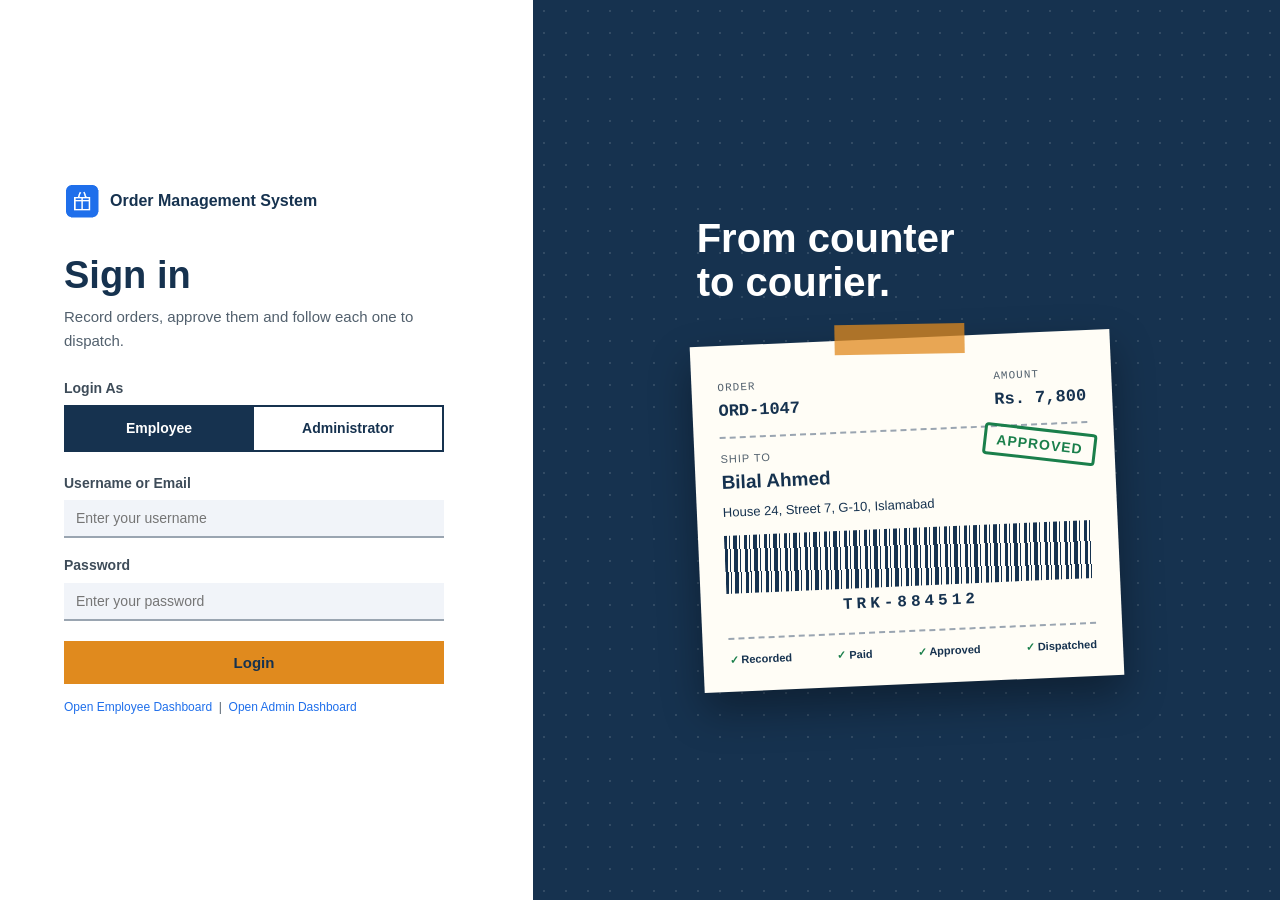
<file: index.html>
<!DOCTYPE html>
<html lang="en">
<head>
    <meta charset="UTF-8">
    <meta name="viewport" content="width=device-width, initial-scale=1.0">
    <title>Login - Order Management System</title>
    <link rel="stylesheet" href="css/style.css">
</head>
<body>
    <div class="login-page">
        <main class="login-panel">
            <div class="login-brand">
                <img src="images/logo.png" alt="Order Management System logo">
                <span>Order Management System</span>
            </div>

            <h1>Sign in</h1>
            <p class="subtitle">Record orders, approve them and follow each one to dispatch.</p>

            <p id="login-message" class="message hidden" role="status" aria-live="polite"></p>

            <form id="login-form" action="#" method="post" novalidate>
                <fieldset class="role-switch">
                    <legend>Login As</legend>
                    <input type="radio" id="role-employee" name="role" value="employee" checked>
                    <label for="role-employee">Employee</label>
                    <input type="radio" id="role-admin" name="role" value="admin">
                    <label for="role-admin">Administrator</label>
                </fieldset>

                <div class="form-row">
                    <label for="username">Username or Email</label>
                    <input type="text" id="username" name="username" placeholder="Enter your username" required>
                </div>

                <div class="form-row">
                    <label for="password">Password</label>
                    <input type="password" id="password" name="password" placeholder="Enter your password" required>
                </div>

                <button type="submit" class="btn">Login</button>
            </form>
            <p class="login-hint">
                <a href="employee-dashboard.html">Open Employee Dashboard</a> &nbsp;|&nbsp;
                <a href="admin-dashboard.html">Open Admin Dashboard</a>
            </p>
        </main>

        <!-- Decoration only: a shipping label showing the journey of one order. -->
        <aside class="login-scene" aria-hidden="true">
            <p class="scene-title">From counter<br>to courier.</p>

            <div class="parcel-label">
                <span class="label-tape"></span>
                <span class="label-stamp">Approved</span>

                <div class="label-row">
                    <div>
                        <small>Order</small>
                        <strong>ORD-1047</strong>
                    </div>
                    <div>
                        <small>Amount</small>
                        <strong>Rs. 7,800</strong>
                    </div>
                </div>

                <div class="label-address">
                    <small>Ship to</small>
                    <strong>Bilal Ahmed</strong>
                    <span>House 24, Street 7, G-10, Islamabad</span>
                </div>

                <div class="label-barcode"></div>
                <p class="label-tracking">TRK-884512</p>

                <ol class="label-steps">
                    <li>Recorded</li>
                    <li>Paid</li>
                    <li>Approved</li>
                    <li>Dispatched</li>
                </ol>
            </div>
        </aside>
    </div>
    <script src="js/common.js"></script>
    <script src="js/login.js"></script>
</body>
</html>
</file>
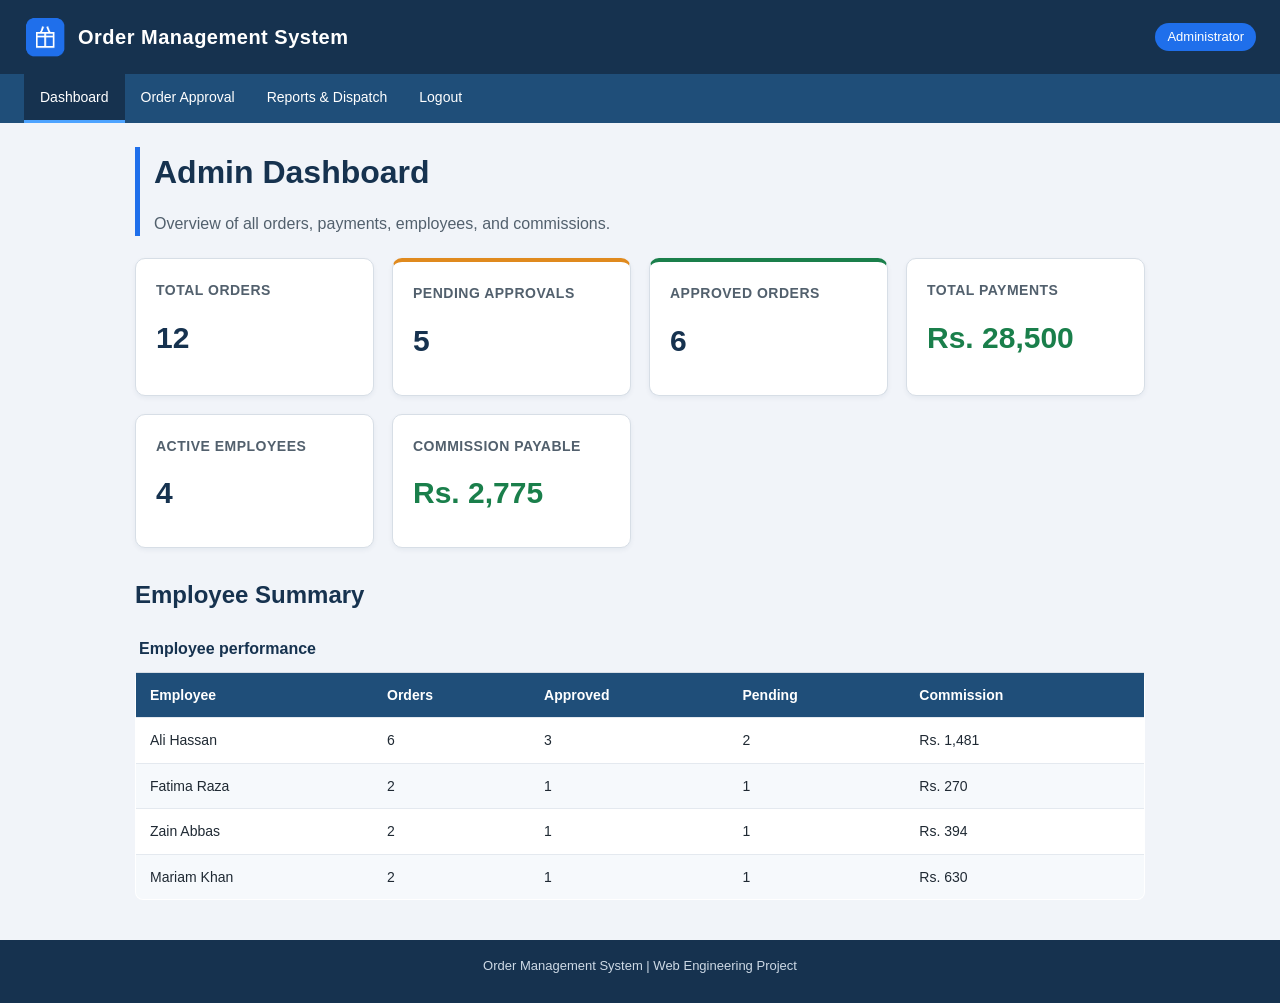
<file: admin-dashboard.html>
<!DOCTYPE html>
<html lang="en">
<head>
    <meta charset="UTF-8">
    <meta name="viewport" content="width=device-width, initial-scale=1.0">
    <title>Admin Dashboard - Order Management System</title>
    <link rel="stylesheet" href="css/style.css">
</head>
<body>
    <header class="site-header">
        <div class="brand">
            <img src="images/logo.png" alt="Order Management System logo">
            <span>Order Management System</span>
        </div>
        <span class="role-tag">Administrator</span>
    </header>

    <nav class="main-nav">
        <a href="admin-dashboard.html" class="active">Dashboard</a>
        <a href="approvals.html">Order Approval</a>
        <a href="reports-dispatch.html">Reports &amp; Dispatch</a>
        <a href="index.html">Logout</a>
    </nav>

    <main>
        <div class="page-title">
            <h1>Admin Dashboard</h1>
            <p>Overview of all orders, payments, employees, and commissions.</p>
        </div>

        <section class="card-grid">
            <article class="card">
                <h3>Total Orders</h3>
                <p class="value" id="stat-total">0</p>
            </article>
            <article class="card" id="pending-card">
                <h3>Pending Approvals</h3>
                <p class="value" id="stat-pending">0</p>
            </article>
            <article class="card" id="approved-card">
                <h3>Approved Orders</h3>
                <p class="value" id="stat-approved">0</p>
            </article>
            <article class="card">
                <h3>Total Payments</h3>
                <p class="value money" id="stat-payments">Rs. 0</p>
            </article>
            <article class="card">
                <h3>Active Employees</h3>
                <p class="value" id="stat-employees">0</p>
            </article>
            <article class="card">
                <h3>Commission Payable</h3>
                <p class="value money" id="stat-commission">Rs. 0</p>
            </article>
        </section>

        <section>
            <h2>Employee Summary</h2>
            <table>
                <caption>Employee performance</caption>
                <thead>
                    <tr>
                        <th>Employee</th>
                        <th>Orders</th>
                        <th>Approved</th>
                        <th>Pending</th>
                        <th>Commission</th>
                    </tr>
                </thead>
                <tbody id="employee-summary-body"></tbody>
            </table>
        </section>
    </main>

    <footer class="site-footer">
        <p>Order Management System | Web Engineering Project</p>
    </footer>
    <script src="js/common.js"></script>
    <script src="js/dashboard.js"></script>
</body>
</html>
</file>
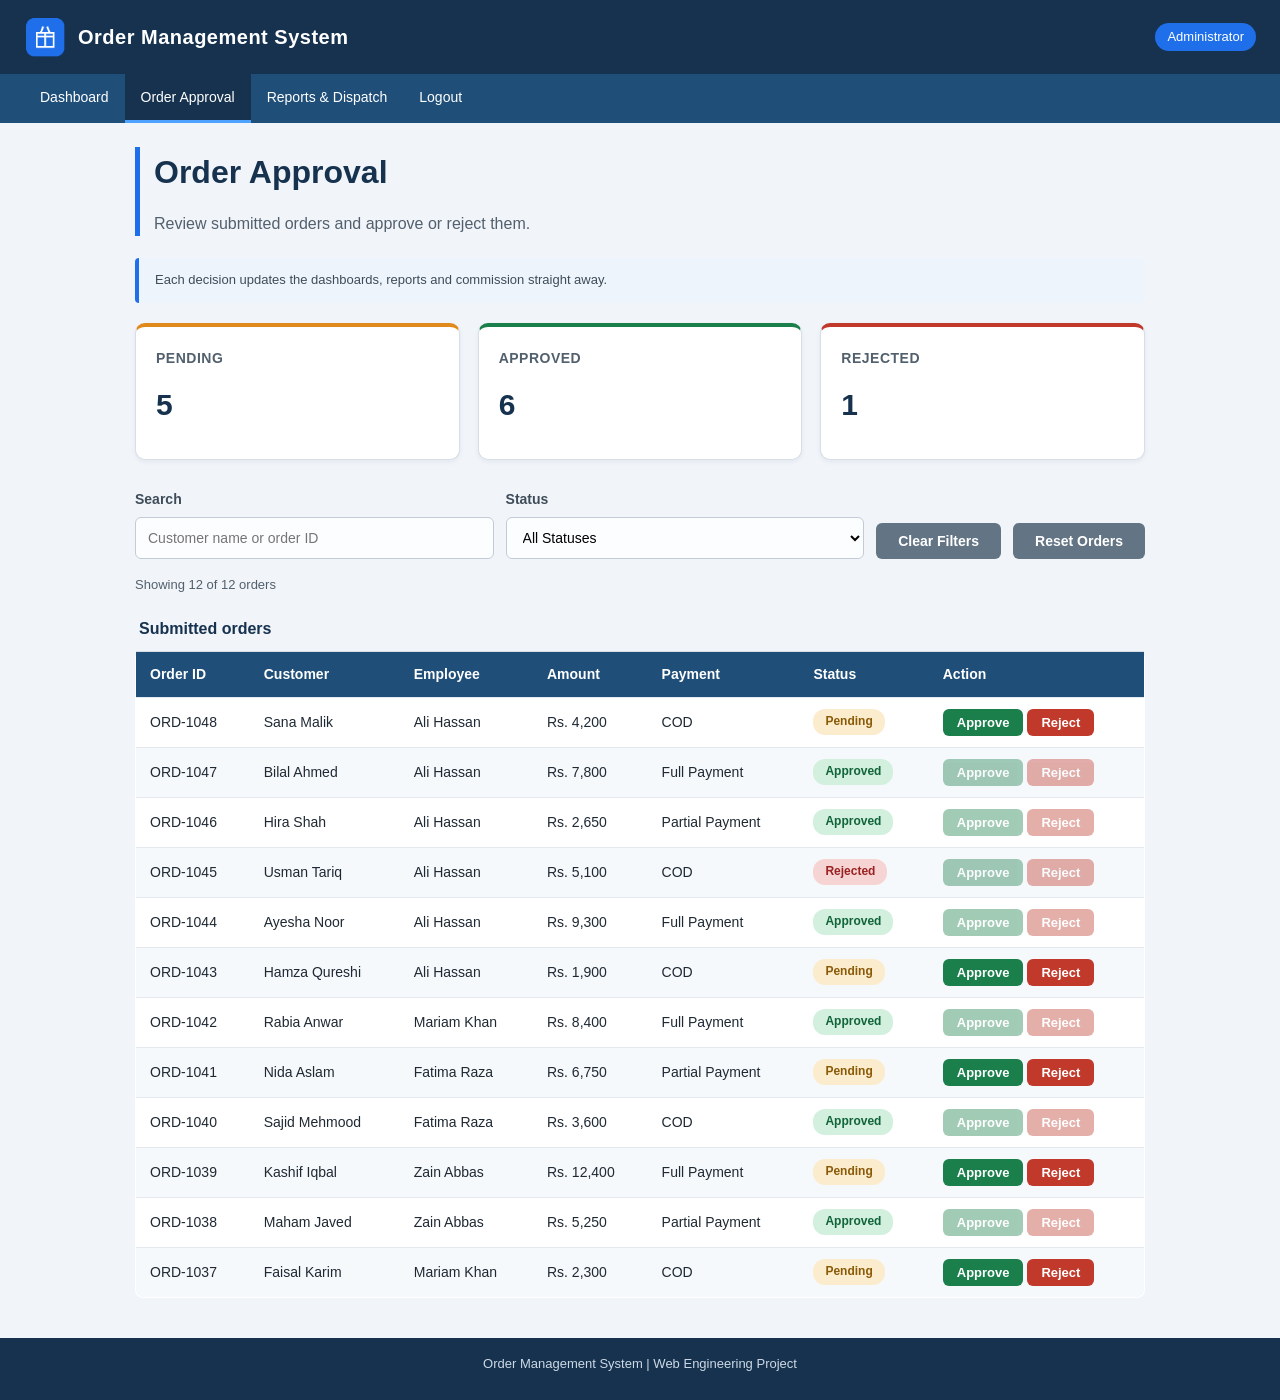
<file: approvals.html>
<!DOCTYPE html>
<html lang="en">
<head>
    <meta charset="UTF-8">
    <meta name="viewport" content="width=device-width, initial-scale=1.0">
    <title>Order Approval - Order Management System</title>
    <link rel="stylesheet" href="css/style.css">
</head>
<body>
    <header class="site-header">
        <div class="brand">
            <img src="images/logo.png" alt="Order Management System logo">
            <span>Order Management System</span>
        </div>
        <span class="role-tag">Administrator</span>
    </header>

    <nav class="main-nav">
        <a href="admin-dashboard.html">Dashboard</a>
        <a href="approvals.html" class="active">Order Approval</a>
        <a href="reports-dispatch.html">Reports &amp; Dispatch</a>
        <a href="index.html">Logout</a>
    </nav>

    <main>
        <div class="page-title">
            <h1>Order Approval</h1>
            <p>Review submitted orders and approve or reject them.</p>
        </div>

        <p class="note">
            Each decision updates the dashboards, reports and commission straight away.
        </p>

        <section class="card-grid">
            <article class="card" id="pending-card">
                <h3>Pending</h3>
                <p class="value" id="count-pending">0</p>
            </article>
            <article class="card" id="approved-card">
                <h3>Approved</h3>
                <p class="value" id="count-approved">0</p>
            </article>
            <article class="card" id="rejected-card">
                <h3>Rejected</h3>
                <p class="value" id="count-rejected">0</p>
            </article>
        </section>

        <p id="order-message" class="message hidden" role="status" aria-live="polite"></p>

        <div class="toolbar">
            <div class="toolbar-field">
                <label for="order-search">Search</label>
                <input type="text" id="order-search" placeholder="Customer name or order ID">
            </div>
            <div class="toolbar-field">
                <label for="status-filter">Status</label>
                <select id="status-filter">
                    <option value="All">All Statuses</option>
                    <option value="Pending">Pending</option>
                    <option value="Approved">Approved</option>
                    <option value="Rejected">Rejected</option>
                </select>
            </div>
            <button type="button" class="btn secondary" id="clear-filters">Clear Filters</button>
            <button type="button" class="btn secondary" id="reset-data">Reset Orders</button>
        </div>
        <p class="results-count" id="results-count"></p>

        <table>
            <caption>Submitted orders</caption>
            <thead>
                <tr>
                    <th>Order ID</th>
                    <th>Customer</th>
                    <th>Employee</th>
                    <th>Amount</th>
                    <th>Payment</th>
                    <th>Status</th>
                    <th>Action</th>
                </tr>
            </thead>
            <tbody id="orders-body" data-view="admin"></tbody>
        </table>
    </main>

    <footer class="site-footer">
        <p>Order Management System | Web Engineering Project</p>
    </footer>
    <script src="js/common.js"></script>
    <script src="js/orders.js"></script>
</body>
</html>
</file>
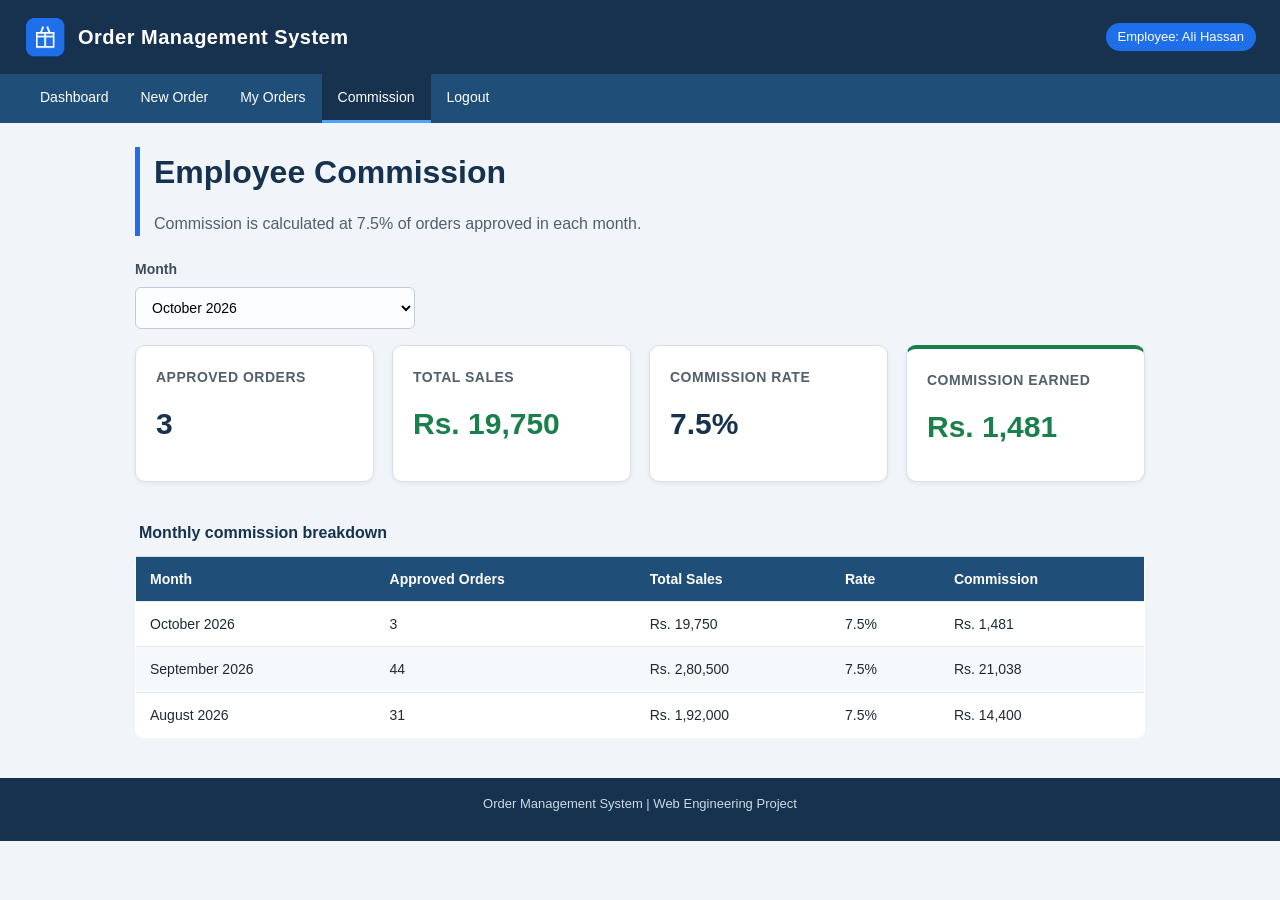
<file: commission.html>
<!DOCTYPE html>
<html lang="en">
<head>
    <meta charset="UTF-8">
    <meta name="viewport" content="width=device-width, initial-scale=1.0">
    <title>Commission - Order Management System</title>
    <link rel="stylesheet" href="css/style.css">
</head>
<body>
    <header class="site-header">
        <div class="brand">
            <img src="images/logo.png" alt="Order Management System logo">
            <span>Order Management System</span>
        </div>
        <span class="role-tag">Employee: Ali Hassan</span>
    </header>

    <nav class="main-nav">
        <a href="employee-dashboard.html">Dashboard</a>
        <a href="new-order.html">New Order</a>
        <a href="my-orders.html">My Orders</a>
        <a href="commission.html" class="active">Commission</a>
        <a href="index.html">Logout</a>
    </nav>

    <main>
        <div class="page-title">
            <h1>Employee Commission</h1>
            <p>Commission is calculated at 7.5% of orders approved in each month.</p>
        </div>

        <div class="toolbar">
            <div class="toolbar-field">
                <label for="commission-month">Month</label>
                <select id="commission-month"></select>
            </div>
        </div>

        <section class="card-grid">
            <article class="card">
                <h3>Approved Orders</h3>
                <p class="value" id="commission-orders">0</p>
            </article>
            <article class="card">
                <h3>Total Sales</h3>
                <p class="value money" id="commission-sales">Rs. 0</p>
            </article>
            <article class="card">
                <h3>Commission Rate</h3>
                <p class="value" id="commission-rate">0</p>
            </article>
            <article class="card" id="approved-card">
                <h3>Commission Earned</h3>
                <p class="value money" id="commission-earned">Rs. 0</p>
            </article>
        </section>

        <table>
            <caption>Monthly commission breakdown</caption>
            <thead>
                <tr>
                    <th>Month</th>
                    <th>Approved Orders</th>
                    <th>Total Sales</th>
                    <th>Rate</th>
                    <th>Commission</th>
                </tr>
            </thead>
            <tbody id="commission-body"></tbody>
        </table>
    </main>

    <footer class="site-footer">
        <p>Order Management System | Web Engineering Project</p>
    </footer>
    <script src="js/common.js"></script>
    <script src="js/commission.js"></script>
</body>
</html>
</file>
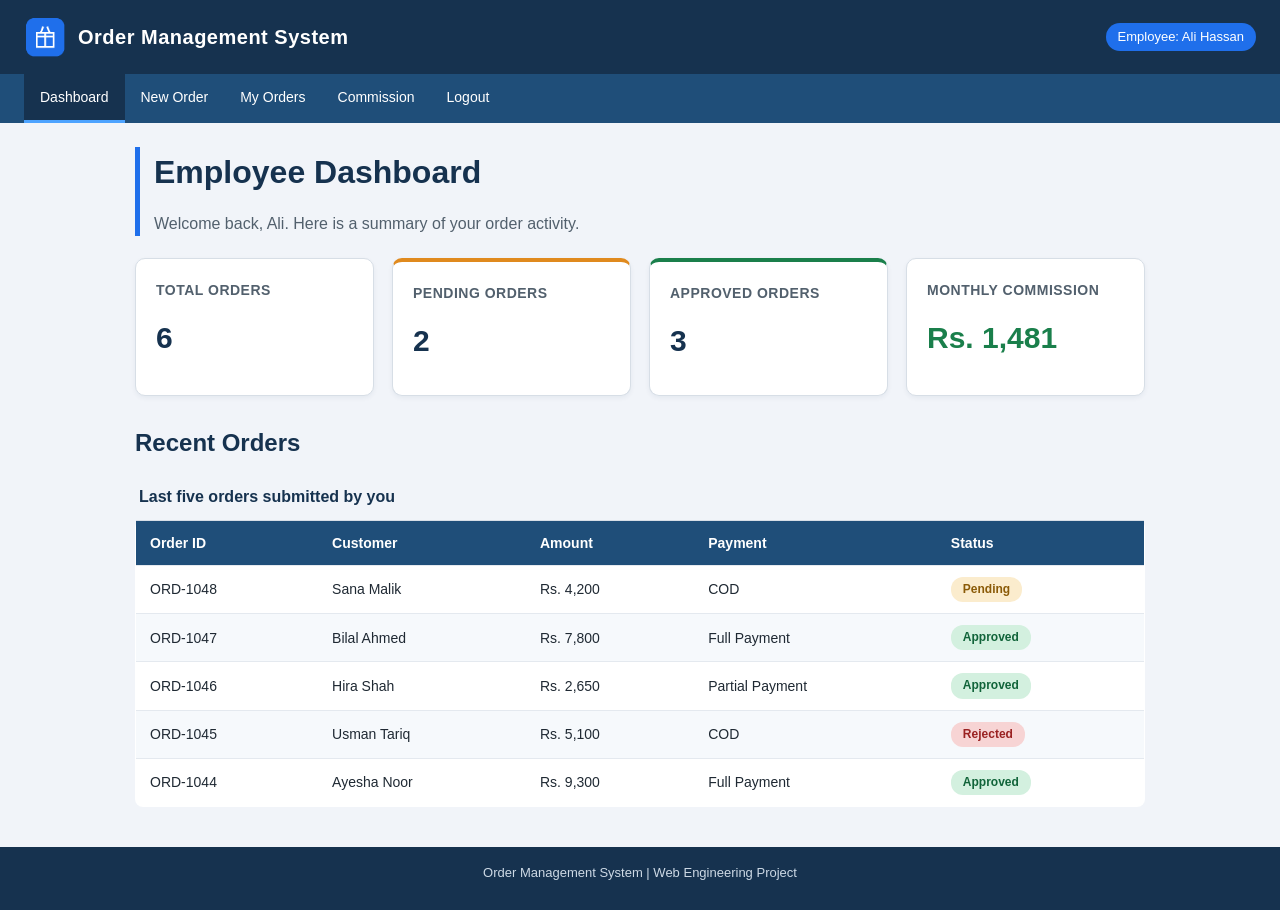
<file: employee-dashboard.html>
<!DOCTYPE html>
<html lang="en">
<head>
    <meta charset="UTF-8">
    <meta name="viewport" content="width=device-width, initial-scale=1.0">
    <title>Employee Dashboard - Order Management System</title>
    <link rel="stylesheet" href="css/style.css">
</head>
<body>
    <header class="site-header">
        <div class="brand">
            <img src="images/logo.png" alt="Order Management System logo">
            <span>Order Management System</span>
        </div>
        <span class="role-tag">Employee: Ali Hassan</span>
    </header>

    <nav class="main-nav">
        <a href="employee-dashboard.html" class="active">Dashboard</a>
        <a href="new-order.html">New Order</a>
        <a href="my-orders.html">My Orders</a>
        <a href="commission.html">Commission</a>
        <a href="index.html">Logout</a>
    </nav>

    <main>
        <div class="page-title">
            <h1>Employee Dashboard</h1>
            <p>Welcome back, Ali. Here is a summary of your order activity.</p>
        </div>

        <section class="card-grid">
            <article class="card">
                <h3>Total Orders</h3>
                <p class="value" id="stat-total">0</p>
            </article>
            <article class="card" id="pending-card">
                <h3>Pending Orders</h3>
                <p class="value" id="stat-pending">0</p>
            </article>
            <article class="card" id="approved-card">
                <h3>Approved Orders</h3>
                <p class="value" id="stat-approved">0</p>
            </article>
            <article class="card">
                <h3>Monthly Commission</h3>
                <p class="value money" id="stat-commission">Rs. 0</p>
            </article>
        </section>

        <section>
            <h2>Recent Orders</h2>
            <table>
                <caption>Last five orders submitted by you</caption>
                <thead>
                    <tr>
                        <th>Order ID</th>
                        <th>Customer</th>
                        <th>Amount</th>
                        <th>Payment</th>
                        <th>Status</th>
                    </tr>
                </thead>
                <tbody id="recent-orders-body"></tbody>
            </table>
        </section>
    </main>

    <footer class="site-footer">
        <p>Order Management System | Web Engineering Project</p>
    </footer>
    <script src="js/common.js"></script>
    <script src="js/dashboard.js"></script>
</body>
</html>
</file>
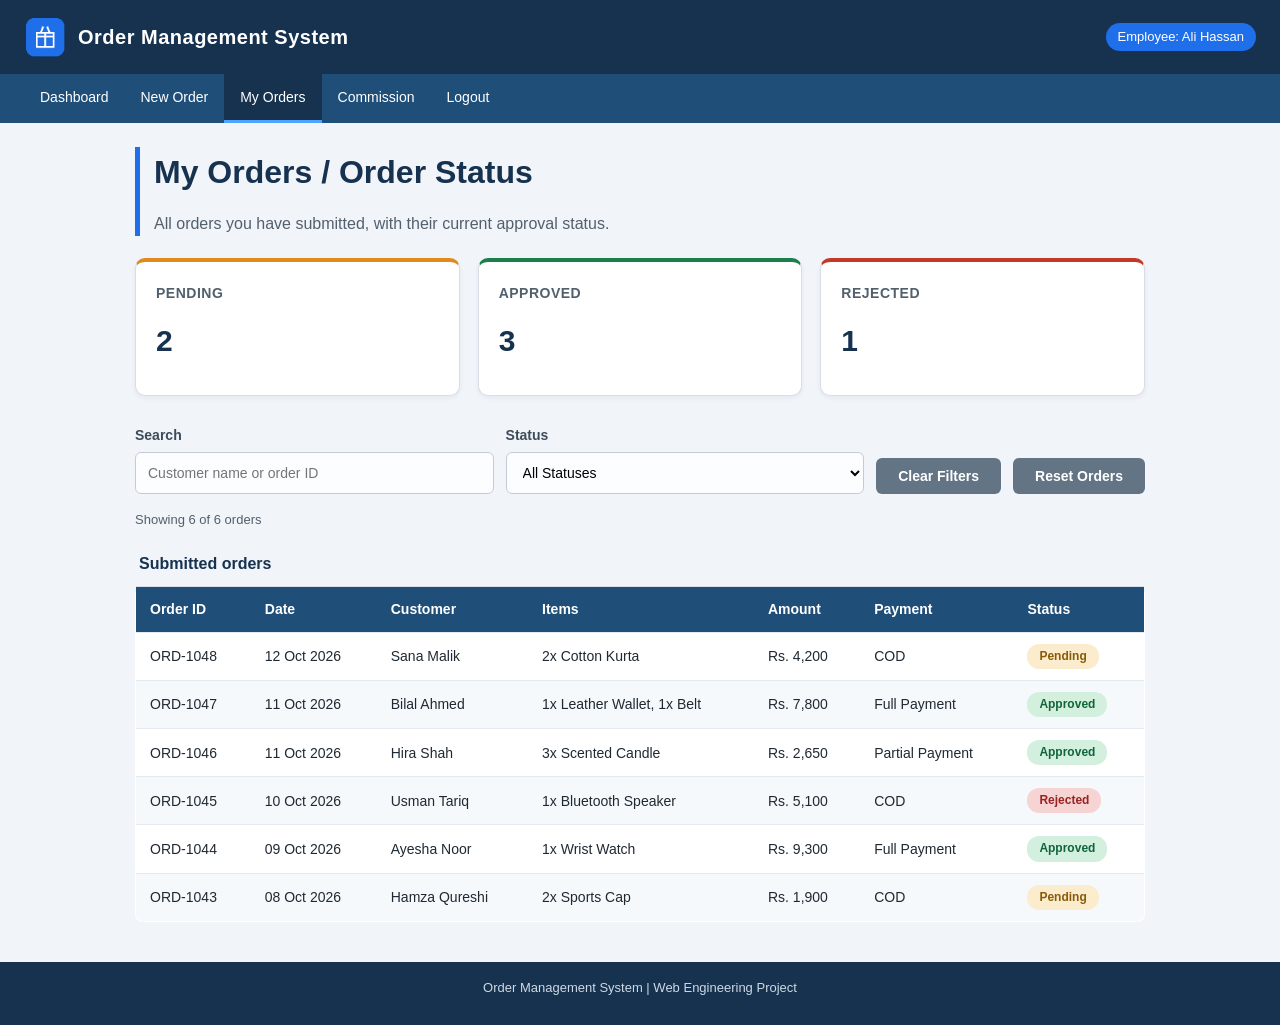
<file: my-orders.html>
<!DOCTYPE html>
<html lang="en">
<head>
    <meta charset="UTF-8">
    <meta name="viewport" content="width=device-width, initial-scale=1.0">
    <title>My Orders - Order Management System</title>
    <link rel="stylesheet" href="css/style.css">
</head>
<body>
    <header class="site-header">
        <div class="brand">
            <img src="images/logo.png" alt="Order Management System logo">
            <span>Order Management System</span>
        </div>
        <span class="role-tag">Employee: Ali Hassan</span>
    </header>

    <nav class="main-nav">
        <a href="employee-dashboard.html">Dashboard</a>
        <a href="new-order.html">New Order</a>
        <a href="my-orders.html" class="active">My Orders</a>
        <a href="commission.html">Commission</a>
        <a href="index.html">Logout</a>
    </nav>

    <main>
        <div class="page-title">
            <h1>My Orders / Order Status</h1>
            <p>All orders you have submitted, with their current approval status.</p>
        </div>

        <section class="card-grid">
            <article class="card" id="pending-card">
                <h3>Pending</h3>
                <p class="value" id="count-pending">0</p>
            </article>
            <article class="card" id="approved-card">
                <h3>Approved</h3>
                <p class="value" id="count-approved">0</p>
            </article>
            <article class="card" id="rejected-card">
                <h3>Rejected</h3>
                <p class="value" id="count-rejected">0</p>
            </article>
        </section>

        <p id="order-message" class="message hidden" role="status" aria-live="polite"></p>

        <div class="toolbar">
            <div class="toolbar-field">
                <label for="order-search">Search</label>
                <input type="text" id="order-search" placeholder="Customer name or order ID">
            </div>
            <div class="toolbar-field">
                <label for="status-filter">Status</label>
                <select id="status-filter">
                    <option value="All">All Statuses</option>
                    <option value="Pending">Pending</option>
                    <option value="Approved">Approved</option>
                    <option value="Rejected">Rejected</option>
                </select>
            </div>
            <button type="button" class="btn secondary" id="clear-filters">Clear Filters</button>
            <button type="button" class="btn secondary" id="reset-data">Reset Orders</button>
        </div>
        <p class="results-count" id="results-count"></p>

        <table>
            <caption>Submitted orders</caption>
            <thead>
                <tr>
                    <th>Order ID</th>
                    <th>Date</th>
                    <th>Customer</th>
                    <th>Items</th>
                    <th>Amount</th>
                    <th>Payment</th>
                    <th>Status</th>
                </tr>
            </thead>
            <tbody id="orders-body" data-view="employee"></tbody>
        </table>
    </main>

    <footer class="site-footer">
        <p>Order Management System | Web Engineering Project</p>
    </footer>
    <script src="js/common.js"></script>
    <script src="js/orders.js"></script>
</body>
</html>
</file>
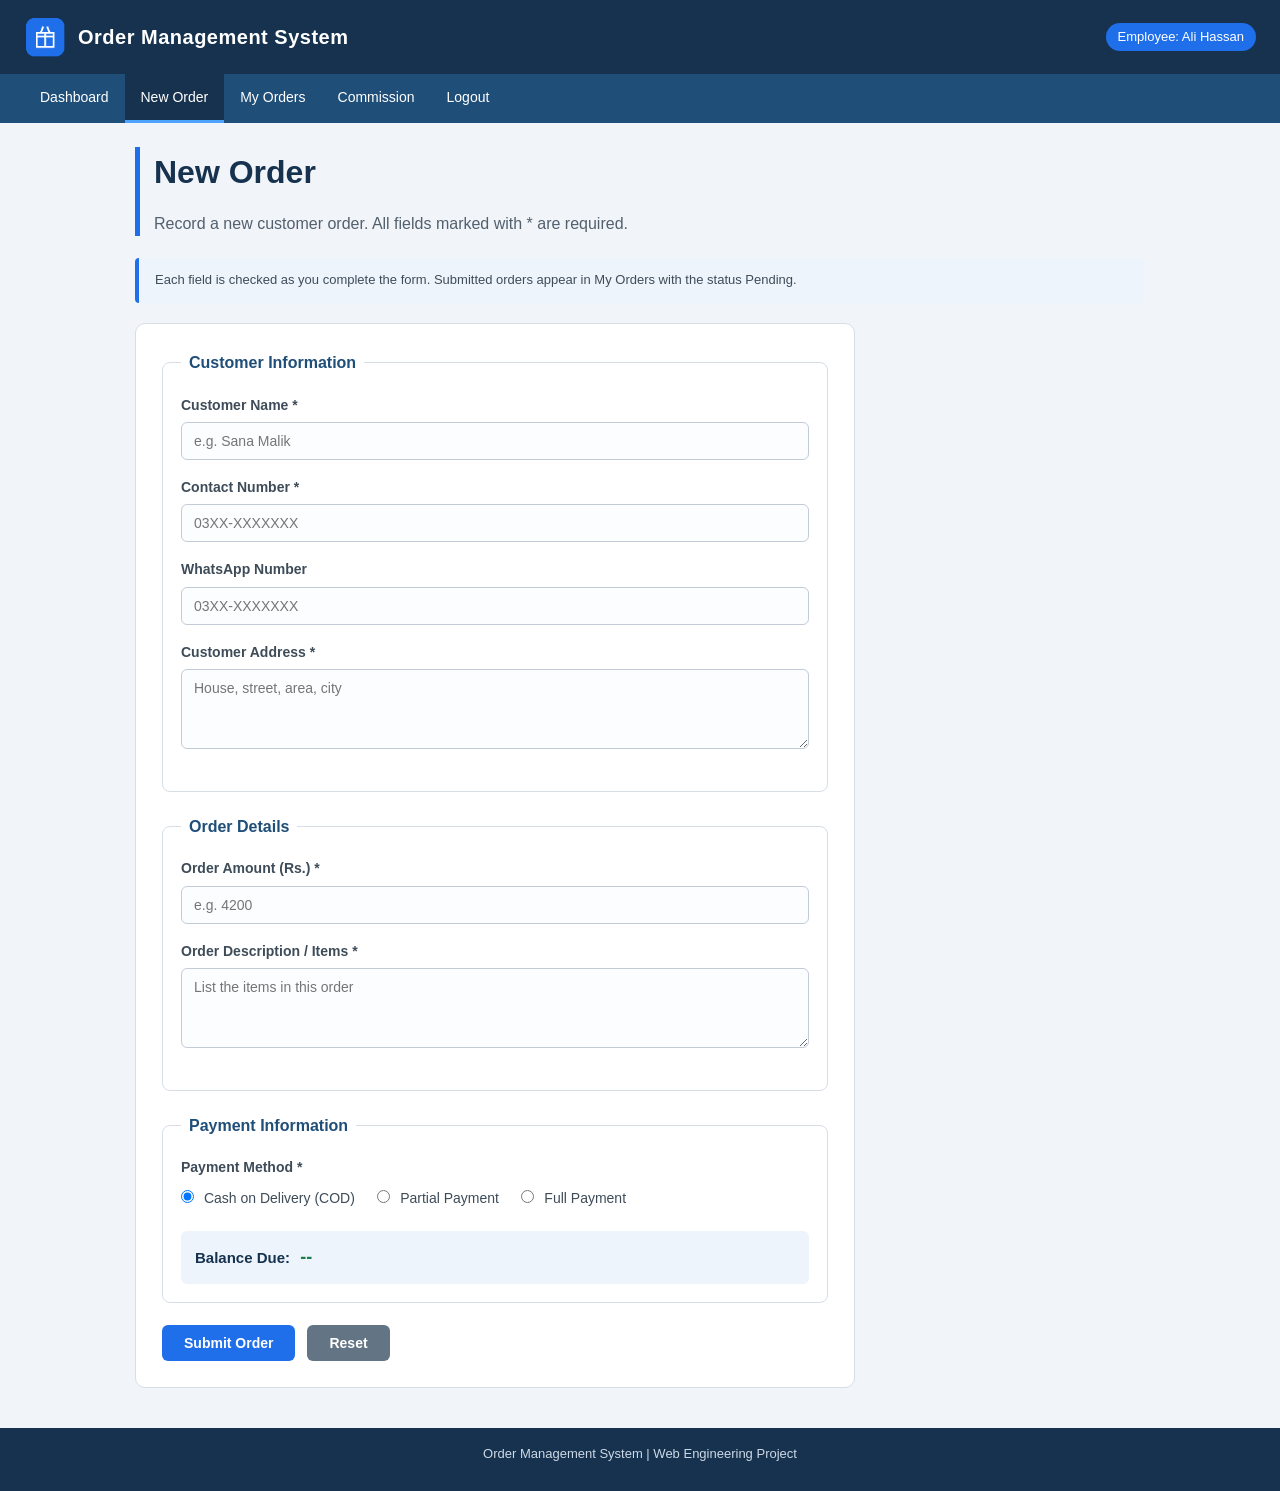
<file: new-order.html>
<!DOCTYPE html>
<html lang="en">
<head>
    <meta charset="UTF-8">
    <meta name="viewport" content="width=device-width, initial-scale=1.0">
    <title>New Order - Order Management System</title>
    <link rel="stylesheet" href="css/style.css">
</head>
<body>
    <header class="site-header">
        <div class="brand">
            <img src="images/logo.png" alt="Order Management System logo">
            <span>Order Management System</span>
        </div>
        <span class="role-tag">Employee: Ali Hassan</span>
    </header>

    <nav class="main-nav">
        <a href="employee-dashboard.html">Dashboard</a>
        <a href="new-order.html" class="active">New Order</a>
        <a href="my-orders.html">My Orders</a>
        <a href="commission.html">Commission</a>
        <a href="index.html">Logout</a>
    </nav>

    <main>
        <div class="page-title">
            <h1>New Order</h1>
            <p>Record a new customer order. All fields marked with * are required.</p>
        </div>

        <p class="note">
            Each field is checked as you complete the form. Submitted orders appear in
            My Orders with the status Pending.
        </p>

        <p id="order-message" class="message hidden" role="status" aria-live="polite"></p>

        <form class="form-card" id="order-form" action="#" method="post" enctype="multipart/form-data" novalidate>
            <fieldset>
                <legend>Customer Information</legend>

                <div class="form-row">
                    <label for="customer-name">Customer Name *</label>
                    <input type="text" id="customer-name" name="customer_name" placeholder="e.g. Sana Malik" required>
                </div>

                <div class="form-row">
                    <label for="contact">Contact Number *</label>
                    <input type="tel" id="contact" name="contact_number" placeholder="03XX-XXXXXXX" required>
                </div>

                <div class="form-row">
                    <label for="whatsapp">WhatsApp Number</label>
                    <input type="tel" id="whatsapp" name="whatsapp_number" placeholder="03XX-XXXXXXX">
                </div>

                <div class="form-row">
                    <label for="address">Customer Address *</label>
                    <textarea id="address" name="customer_address" placeholder="House, street, area, city" required></textarea>
                </div>
            </fieldset>

            <fieldset>
                <legend>Order Details</legend>

                <div class="form-row">
                    <label for="amount">Order Amount (Rs.) *</label>
                    <input type="number" id="amount" name="order_amount" min="0" step="1" placeholder="e.g. 4200" required>
                </div>

                <div class="form-row">
                    <label for="description">Order Description / Items *</label>
                    <textarea id="description" name="order_description" placeholder="List the items in this order" required></textarea>
                </div>
            </fieldset>

            <fieldset>
                <legend>Payment Information</legend>

                <div class="form-row">
                    <label>Payment Method *</label>
                    <div class="radio-group">
                        <label><input type="radio" name="payment_method" value="cod" checked> Cash on Delivery (COD)</label>
                        <label><input type="radio" name="payment_method" value="partial"> Partial Payment</label>
                        <label><input type="radio" name="payment_method" value="full"> Full Payment</label>
                    </div>
                </div>

                <div class="form-row" id="received-row">
                    <label for="received">Amount Received (Rs.)</label>
                    <input type="number" id="received" name="amount_received" min="0" step="1" placeholder="Enter amount received for Partial/Full payment">
                </div>

                <div class="form-row" id="receipt-row">
                    <label for="receipt">Payment Receipt (for Partial or Full Payment)</label>
                    <input type="file" id="receipt" name="payment_receipt" accept=".jpg,.jpeg,.png,.pdf">
                </div>

                <p class="balance-box">Balance Due: <strong id="balance-due">--</strong></p>
            </fieldset>

            <div class="btn-row">
                <button type="submit" class="btn">Submit Order</button>
                <button type="reset" class="btn secondary" id="reset-button">Reset</button>
            </div>
        </form>
    </main>

    <footer class="site-footer">
        <p>Order Management System | Web Engineering Project</p>
    </footer>
    <script src="js/common.js"></script>
    <script src="js/new-order.js"></script>
</body>
</html>
</file>
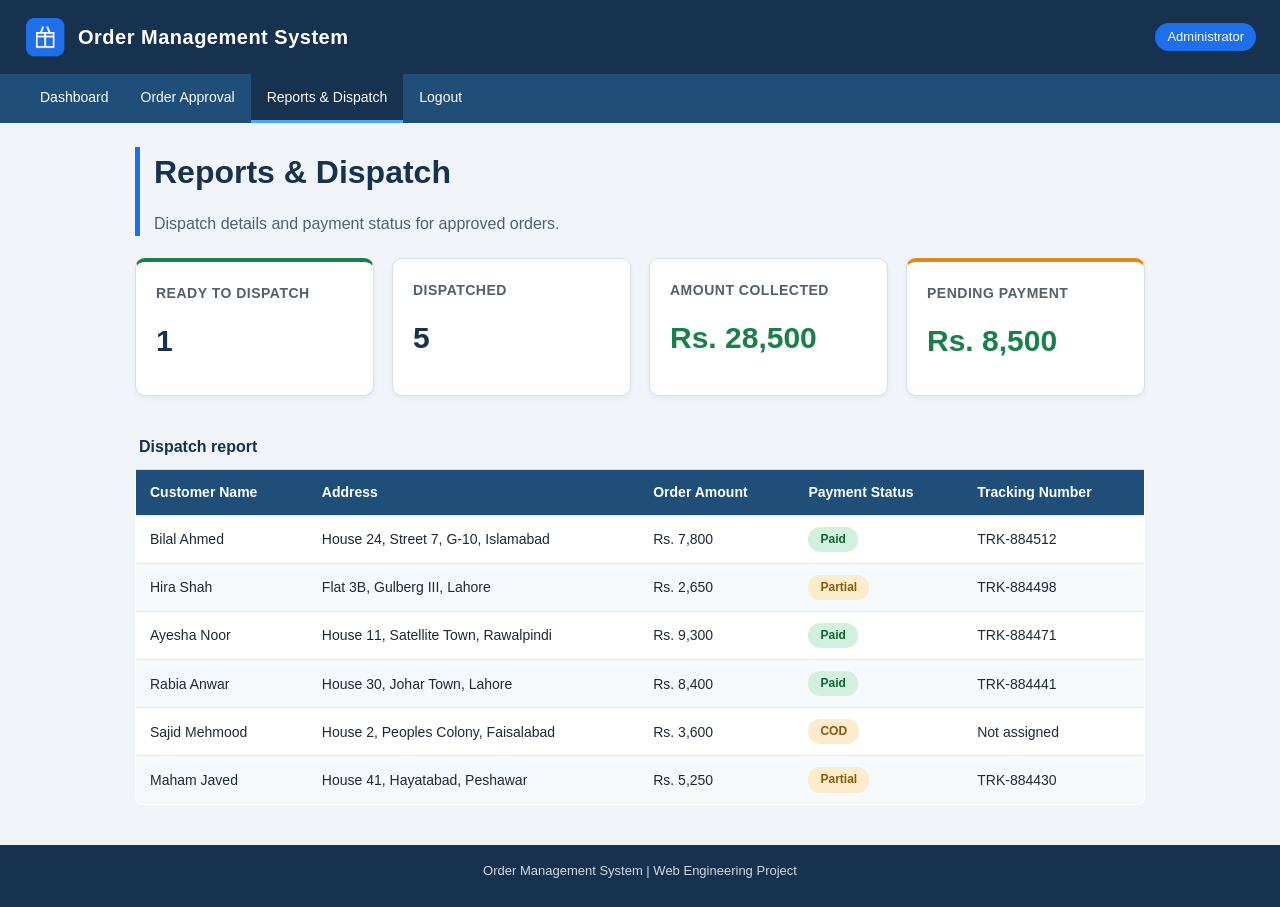
<file: reports-dispatch.html>
<!DOCTYPE html>
<html lang="en">
<head>
    <meta charset="UTF-8">
    <meta name="viewport" content="width=device-width, initial-scale=1.0">
    <title>Reports &amp; Dispatch - Order Management System</title>
    <link rel="stylesheet" href="css/style.css">
</head>
<body>
    <header class="site-header">
        <div class="brand">
            <img src="images/logo.png" alt="Order Management System logo">
            <span>Order Management System</span>
        </div>
        <span class="role-tag">Administrator</span>
    </header>

    <nav class="main-nav">
        <a href="admin-dashboard.html">Dashboard</a>
        <a href="approvals.html">Order Approval</a>
        <a href="reports-dispatch.html" class="active">Reports &amp; Dispatch</a>
        <a href="index.html">Logout</a>
    </nav>

    <main>
        <div class="page-title">
            <h1>Reports &amp; Dispatch</h1>
            <p>Dispatch details and payment status for approved orders.</p>
        </div>

        <section class="card-grid">
            <article class="card" id="approved-card">
                <h3>Ready to Dispatch</h3>
                <p class="value" id="stat-ready">0</p>
            </article>
            <article class="card">
                <h3>Dispatched</h3>
                <p class="value" id="stat-dispatched">0</p>
            </article>
            <article class="card">
                <h3>Amount Collected</h3>
                <p class="value money" id="stat-collected">Rs. 0</p>
            </article>
            <article class="card" id="pending-card">
                <h3>Pending Payment</h3>
                <p class="value money" id="stat-outstanding">Rs. 0</p>
            </article>
        </section>

        <table>
            <caption>Dispatch report</caption>
            <thead>
                <tr>
                    <th>Customer Name</th>
                    <th>Address</th>
                    <th>Order Amount</th>
                    <th>Payment Status</th>
                    <th>Tracking Number</th>
                </tr>
            </thead>
            <tbody id="dispatch-body"></tbody>
        </table>
    </main>

    <footer class="site-footer">
        <p>Order Management System | Web Engineering Project</p>
    </footer>
    <script src="js/common.js"></script>
    <script src="js/dashboard.js"></script>
</body>
</html>
</file>
<file: css/style.css>
/* ============================================================
   Order Management System - Main Stylesheet
   Web Engineering Assignments 01-02 (Phases 1-2)
   External CSS controlling the whole site.
   ============================================================ */

/* ---------- Base / Element selectors ---------- */
* {
    margin: 0;
    padding: 0;
    box-sizing: border-box;
}

body {
    font-family: "Segoe UI", Arial, Helvetica, sans-serif;
    background-color: #f1f4f9;
    color: #1f2933;
    line-height: 1.6;
}

h1, h2, h3 {
    color: #16324f;
    margin-bottom: 12px;
}

p {
    margin-bottom: 10px;
}

a {
    color: #1f6feb;
    text-decoration: none;
}

/* Descendant selector: links inside the main navigation */
nav a {
    color: #ffffff;
}

ul {
    list-style-position: inside;
    margin-bottom: 10px;
}

img {
    max-width: 100%;
}

/* ---------- Layout: header, nav, main, footer ---------- */
header.site-header {
    background-color: #16324f;
    color: #ffffff;
    padding: 16px 24px;
    display: flex;
    align-items: center;
    justify-content: space-between;
}

.brand {
    display: flex;
    align-items: center;
    gap: 12px;
}

.brand img {
    width: 42px;
    height: 42px;
}

.brand span {
    font-size: 20px;
    font-weight: bold;
    letter-spacing: 0.5px;
}

.role-tag {
    background-color: #1f6feb;
    padding: 4px 12px;
    border-radius: 14px;
    font-size: 13px;
}

/* Navigation bar */
nav.main-nav {
    background-color: #1f4e79;
    padding: 0 24px;
    display: flex;
    flex-wrap: wrap;
}

nav.main-nav a {
    display: inline-block;
    padding: 12px 16px;
    font-size: 14px;
    border-bottom: 3px solid transparent;
}

/* Pseudo-class :hover for navigation */
nav.main-nav a:hover {
    background-color: #16324f;
    border-bottom: 3px solid #4da3ff;
}

nav.main-nav a.active {
    background-color: #16324f;
    border-bottom: 3px solid #4da3ff;
}

main {
    max-width: 1050px;
    margin: 24px auto;
    padding: 0 20px;
}

footer.site-footer {
    background-color: #16324f;
    color: #cdd9e5;
    text-align: center;
    padding: 16px;
    margin-top: 40px;
    font-size: 13px;
}

/* ---------- Page heading block ---------- */
.page-title {
    border-left: 5px solid #1f6feb;
    padding-left: 14px;
    margin-bottom: 22px;
}

.page-title p {
    color: #52606d;
    margin-bottom: 0;
}

/* ---------- Summary cards (dashboards) ---------- */
.card-grid {
    display: grid;
    grid-template-columns: repeat(auto-fit, minmax(210px, 1fr));
    gap: 18px;
    margin-bottom: 28px;
}

.card {
    background-color: #ffffff;
    border: 1px solid #d7dee6;
    border-radius: 10px;
    padding: 20px;
    box-shadow: 0 2px 5px rgba(22, 50, 79, 0.06);
}

.card h3 {
    font-size: 14px;
    color: #52606d;
    text-transform: uppercase;
    letter-spacing: 0.5px;
}

.card .value {
    font-size: 30px;
    font-weight: bold;
    color: #16324f;
}

.card .value.money {
    color: #1a7f4b;
}

/* ID selector: special highlighted card */
#pending-card {
    border-top: 4px solid #e08a1e;
}

#approved-card {
    border-top: 4px solid #1a7f4b;
}

/* ---------- Tables ---------- */
table {
    width: 100%;
    border-collapse: collapse;
    background-color: #ffffff;
    border: 1px solid #d7dee6;
    border-radius: 8px;
    overflow: hidden;
    margin-bottom: 24px;
}

caption {
    text-align: left;
    font-weight: bold;
    color: #16324f;
    padding: 10px 4px;
    font-size: 16px;
}

th, td {
    padding: 11px 14px;
    text-align: left;
    border-bottom: 1px solid #e4e9ef;
    font-size: 14px;
}

thead th {
    background-color: #1f4e79;
    color: #ffffff;
    font-weight: 600;
}

/* Descendant selector: zebra striping on table body rows */
tbody tr:nth-child(even) {
    background-color: #f6f9fc;
}

tbody tr:hover {
    background-color: #eef4fb;
}

/* ---------- Status badges ---------- */
.status {
    display: inline-block;
    padding: 3px 12px;
    border-radius: 12px;
    font-size: 12px;
    font-weight: 600;
}

.status.pending {
    background-color: #fbeccd;
    color: #8a5a07;
}

.status.approved {
    background-color: #d3f0df;
    color: #11643a;
}

.status.rejected {
    background-color: #f7d4d4;
    color: #9a2222;
}

/* ---------- Forms ---------- */
.form-card {
    background-color: #ffffff;
    border: 1px solid #d7dee6;
    border-radius: 10px;
    padding: 26px;
    max-width: 720px;
}

fieldset {
    border: 1px solid #d7dee6;
    border-radius: 8px;
    padding: 18px;
    margin-bottom: 22px;
}

legend {
    font-weight: bold;
    color: #1f4e79;
    padding: 0 8px;
}

.form-row {
    margin-bottom: 16px;
}

label {
    display: block;
    margin-bottom: 6px;
    font-weight: 600;
    font-size: 14px;
    color: #3e4c59;
}

input[type="text"],
input[type="tel"],
input[type="number"],
input[type="email"],
input[type="password"],
input[type="file"],
select,
textarea {
    width: 100%;
    padding: 10px 12px;
    border: 1px solid #c3ccd6;
    border-radius: 6px;
    font-size: 14px;
    font-family: inherit;
    background-color: #fcfdff;
}

input:focus,
select:focus,
textarea:focus {
    outline: none;
    border-color: #1f6feb;
    box-shadow: 0 0 0 3px rgba(31, 111, 235, 0.15);
}

textarea {
    resize: vertical;
    min-height: 80px;
}

.radio-group label {
    display: inline-block;
    font-weight: normal;
    margin-right: 18px;
}

.radio-group input {
    width: auto;
    margin-right: 6px;
}

/* ---------- Buttons ---------- */
.btn {
    display: inline-block;
    padding: 10px 22px;
    border: none;
    border-radius: 6px;
    font-size: 14px;
    font-weight: 600;
    cursor: pointer;
    color: #ffffff;
    background-color: #1f6feb;
}

.btn:hover {
    background-color: #1657bd;
}

.btn.secondary {
    background-color: #637485;
}

.btn.secondary:hover {
    background-color: #4c5a68;
}

.btn.approve {
    background-color: #1a7f4b;
}

.btn.approve:hover {
    background-color: #13633a;
}

.btn.reject {
    background-color: #c0392b;
}

.btn.reject:hover {
    background-color: #9a2d22;
}

.btn-row {
    display: flex;
    gap: 12px;
    margin-top: 10px;
}

/* ---------- Login page ---------- */
/* Split layout: the form sits on the left, a shipping label on the right. */
.login-page {
    display: grid;
    grid-template-columns: minmax(380px, 5fr) 7fr;
    min-height: 100vh;
    background-color: #ffffff;
}

.login-panel {
    max-width: none;
    margin: 0;
    padding: 40px 64px;
    display: flex;
    flex-direction: column;
    justify-content: center;
}

.login-panel > * {
    width: 100%;
    max-width: 380px;
}

.login-brand {
    display: flex;
    align-items: center;
    gap: 10px;
    margin-bottom: 36px;
    font-weight: bold;
    color: #16324f;
}

.login-brand img {
    width: 36px;
    height: 36px;
}

.login-panel h1 {
    font-size: 38px;
    line-height: 1.1;
    margin-bottom: 8px;
}

.login-panel .subtitle {
    color: #52606d;
    font-size: 15px;
    margin-bottom: 24px;
}

/* Role choice: two radio buttons styled as one switch. */
.role-switch {
    display: grid;
    grid-template-columns: 1fr 1fr;
    border: none;
    border-radius: 0;
    padding: 0;
    margin-bottom: 20px;
}

.role-switch legend {
    padding: 0;
    margin-bottom: 6px;
    font-size: 14px;
    font-weight: 600;
    color: #3e4c59;
}

/* The radio stays in the page for keyboard users but is not drawn. */
.role-switch input {
    position: absolute;
    opacity: 0;
}

.role-switch label {
    margin: 0;
    padding: 10px;
    text-align: center;
    cursor: pointer;
    border: 2px solid #16324f;
    color: #16324f;
}

.role-switch label:last-of-type {
    border-left: none;
}

/* Sibling selector: style the label that follows the checked radio. */
.role-switch input:checked + label {
    background-color: #16324f;
    color: #ffffff;
}

.role-switch input:focus-visible + label {
    outline: 3px solid #4da3ff;
    outline-offset: 2px;
}

.login-panel input[type="text"],
.login-panel input[type="password"] {
    border: none;
    border-bottom: 2px solid #9aa5b1;
    border-radius: 0;
    background-color: #f1f4f9;
}

.login-panel input[type="text"]:focus,
.login-panel input[type="password"]:focus {
    border-bottom-color: #1f6feb;
    box-shadow: none;
}

.login-panel input.invalid {
    border-bottom-color: #c0392b;
    background-color: #fff6f5;
}

.login-panel .btn {
    width: 100%;
    margin-top: 4px;
    padding: 13px 22px;
    border-radius: 0;
    background-color: #e08a1e;
    color: #16324f;
    font-size: 15px;
}

.login-panel .btn:hover {
    background-color: #c97a14;
}

.login-hint {
    font-size: 12px;
    color: #52606d;
    margin-top: 14px;
    margin-bottom: 0;
}

/* Right side: navy panel with a dotted background. */
.login-scene {
    position: relative;
    overflow: hidden;
    display: flex;
    flex-direction: column;
    justify-content: center;
    align-items: center;
    gap: 34px;
    padding: 40px;
    background-color: #16324f;
    background-image: radial-gradient(rgba(255, 255, 255, 0.12) 1px, transparent 1px);
    background-size: 22px 22px;
}

.scene-title {
    width: 100%;
    max-width: 420px;
    margin: 0;
    font-size: 40px;
    font-weight: bold;
    line-height: 1.1;
    color: #ffffff;
}

/* The shipping label, built only with HTML and CSS. */
.parcel-label {
    position: relative;
    width: 100%;
    max-width: 420px;
    padding: 34px 26px 22px;
    background-color: #fffdf6;
    color: #16324f;
    transform: rotate(-2.5deg);
    box-shadow: 0 18px 40px rgba(0, 0, 0, 0.35);
}

.label-tape {
    position: absolute;
    top: -14px;
    left: 50%;
    width: 130px;
    height: 30px;
    margin-left: -65px;
    background-color: rgba(224, 138, 30, 0.75);
    transform: rotate(1.5deg);
}

.label-stamp {
    position: absolute;
    right: 18px;
    top: 96px;
    padding: 2px 10px;
    border: 3px solid #1a7f4b;
    border-radius: 4px;
    color: #1a7f4b;
    font-size: 14px;
    font-weight: bold;
    letter-spacing: 1px;
    text-transform: uppercase;
    transform: rotate(9deg);
}

.parcel-label small {
    display: block;
    font-size: 11px;
    letter-spacing: 1px;
    text-transform: uppercase;
    color: #52606d;
}

.label-row {
    display: flex;
    justify-content: space-between;
    padding-bottom: 12px;
    border-bottom: 2px dashed #9aa5b1;
    font-family: Consolas, "Courier New", monospace;
    font-size: 17px;
}

.label-address {
    padding: 12px 0;
}

.label-address strong {
    display: block;
    font-size: 19px;
}

.label-address span {
    font-size: 13px;
}

/* Bars of different widths are made by one repeating gradient. */
.label-barcode {
    height: 58px;
    background-image: repeating-linear-gradient(
        90deg,
        #16324f 0 3px, transparent 3px 5px,
        #16324f 5px 6px, transparent 6px 9px,
        #16324f 9px 13px, transparent 13px 15px,
        #16324f 15px 16px, transparent 16px 20px
    );
}

.label-tracking {
    margin: 4px 0 14px;
    text-align: center;
    font-family: Consolas, "Courier New", monospace;
    letter-spacing: 4px;
    font-weight: bold;
}

.label-steps {
    display: flex;
    justify-content: space-between;
    list-style: none;
    padding-top: 12px;
    border-top: 2px dashed #9aa5b1;
    font-size: 11px;
    font-weight: 600;
}

.label-steps li::before {
    content: "\2713\00a0";
    color: #1a7f4b;
}

/* Small screens: stack the form above a smaller label. */
@media (max-width: 820px) {
    .login-page {
        grid-template-columns: 1fr;
    }

    .login-panel {
        padding: 32px 20px;
    }

    .login-panel > * {
        max-width: none;
    }

    .login-brand {
        margin-bottom: 24px;
    }

    .login-scene {
        padding: 36px 24px 44px;
    }

    .scene-title {
        font-size: 30px;
    }
}

/* ---------- Helper text ---------- */
.note {
    background-color: #eef4fb;
    border-left: 4px solid #1f6feb;
    padding: 12px 16px;
    font-size: 13px;
    color: #3e4c59;
    border-radius: 4px;
    margin-bottom: 20px;
}

.actions-cell {
    white-space: nowrap;
}

.actions-cell .btn {
    padding: 6px 14px;
    font-size: 13px;
}

/* ---------- Assignment 02: JavaScript interface states ---------- */
.message {
    border-left: 4px solid #1f6feb;
    background-color: #eef4fb;
    color: #16324f;
    padding: 12px 16px;
    margin-bottom: 20px;
    border-radius: 4px;
    font-size: 14px;
    font-weight: 600;
    text-align: left;
}

.message.success {
    border-left-color: #1a7f4b;
    background-color: #d3f0df;
    color: #11643a;
}

.message.error {
    border-left-color: #c0392b;
    background-color: #f7d4d4;
    color: #9a2222;
}

.hidden {
    display: none;
}

.field-error {
    color: #b3261e;
    font-size: 13px;
    margin: 6px 0 0;
}

input.invalid,
textarea.invalid {
    border-color: #c0392b;
    background-color: #fff6f5;
}

input[readonly] {
    background-color: #eef1f5;
}

.balance-box {
    background-color: #eef4fb;
    border-radius: 6px;
    padding: 12px 14px;
    margin-bottom: 0;
    font-size: 15px;
    font-weight: 600;
    color: #16324f;
}

.balance-box strong {
    color: #1a7f4b;
    font-size: 18px;
    margin-left: 6px;
}

.toolbar {
    display: flex;
    flex-wrap: wrap;
    align-items: flex-end;
    gap: 12px;
    margin-bottom: 16px;
}

.toolbar-field {
    flex: 1 1 210px;
}

.toolbar input,
.toolbar select {
    height: 42px;
}

#commission-month {
    max-width: 280px;
}

.results-count {
    color: #52606d;
    font-size: 13px;
}

.empty-row {
    text-align: center;
    color: #52606d;
    font-weight: 600;
    padding: 22px;
}

.btn:disabled {
    opacity: 0.4;
    cursor: not-allowed;
}

#rejected-card {
    border-top: 4px solid #c0392b;
}
</file>
